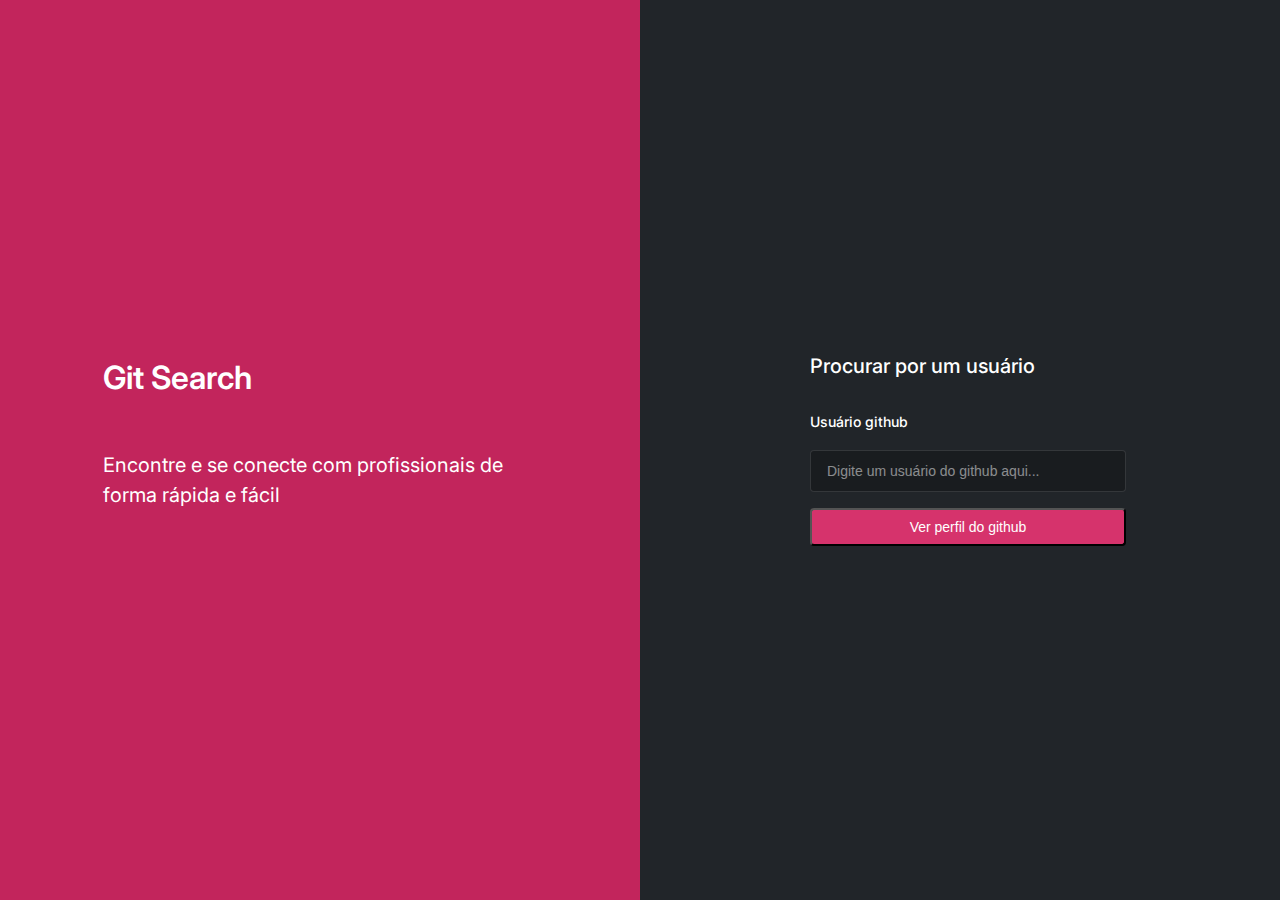
<file: index.html>
<!DOCTYPE html>
<html lang="en">
  <head>
    <meta charset="UTF-8" />
    <meta http-equiv="X-UA-Compatible" content="IE=edge" />
    <meta name="viewport" content="width=device-width, initial-scale=1.0" />

    <!-- FONTES -->
    <link rel="preconnect" href="https://fonts.googleapis.com" />
    <link rel="preconnect" href="https://fonts.gstatic.com" crossorigin />
    <link
      href="https://fonts.googleapis.com/css2?family=Inter:wght@100;200;300;400;500;600;700;800;900&display=swap"
      rel="stylesheet"
    />
    <link rel="stylesheet" href="./src/styles/reset.css" />
    <link rel="stylesheet" href="./src/styles/globalStyles.css" />
    <link rel="stylesheet" href="./src/styles/home.css" />
    <title>Git Search</title>
  </head>
  <body>
    <main class="main__container">
      <section class="introduction-section__container">
        <div class="left-container">
          <h1>Git Search</h1>
          <p>Encontre e se conecte com profissionais de forma rápida e fácil</p>
        </div>
      </section>
      <section class="form-section__container">
        <div class="right-container">
          <h2>Procurar por um usuário</h2>
          <form class="form__search-user">
            <label for="username">Usuário github</label>
            <input
              type="text"
              name="username"
              id="username"
              class="username-input"
              required
              placeholder="Digite um usuário do github aqui..."
            />
            <button type="submit" class="form__button">
              Ver perfil do github
            </button>
          </form>
        </div>
      </section>
    </main>
    <script type="module" src="./src/scripts/index.js"></script>
  </body>
</html>
</file>
<file: src/styles/globalStyles.css>
:root {
  --color-brand-1: #c2255c;
  --color-brand-2: #d6336c;
  --color-grey-1: #191c1f;
  --color-grey-2: #212529;
  --color-grey-3: #33363a;
  --color-grey-4: #373b3e;
  --color-grey-6: #a6a8a9;
  --color-grey-7: #ffffff;
  --color-alert: #c22554;
  --font-primary: "Inter", sans-serif;

  --font-size-1: 2rem;
  --font-size-2: 1.5rem;
  --font-size-3: 1.25rem;
  --font-size-4: 0.875rem;

  --font-weigth-1: 600;
  --font-weigth-2: 500;
  --font-weigth-3: 400;

  --radius-1: 0.25rem;
  --radius-2: 0.5rem;

  --boder-1: 1px solid #ffffff1f;

  --padding-1: 0.625rem, 5.8125rem, 0.625rem, 5.8125rem;
}

body {
  height: 100vh;
  width: 100vw;
  padding: 0;
  margin: 0 auto;
  box-sizing: border-box;
  font-family: "Inter", sans-serif;
  line-height: 150%;
  overflow: hidden;
}
</file>
<file: src/styles/home.css>
.main__container {
  height: 100%;
  width: 100%;
  display: flex;
  justify-content: space-between;
  align-items: center;
}

.introduction-section__container {
  height: 100%;
  width: 50%;
  display: flex;
  flex-direction: column;
  justify-content: center;
  align-items: center;
  background-color: var(--color-brand-1);
}

.left-container {
  display: flex;
  flex-direction: column;
  gap: 3rem;
  width: 450px;
}

.left-container > h1 {
  font-size: var(--font-size-1);
  font-weight: var(--font-weigth-1);
  color: var(--color-grey-7);
  line-height: 150%;
}

.left-container > p {
  font-size: var(--font-size-3);
  font-weight: var(--font-weigth-3);
  color: var(--color-grey-7);
  line-height: 150%;
}

.form-section__container {
  height: 100%;
  width: 50%;
  display: flex;
  flex-direction: column;
  justify-content: center;
  align-items: center;
  background-color: var(--color-grey-2);
}

.right-container {
  display: flex;
  flex-direction: column;
}

.right-container > h2 {
  font-size: var(--font-size-3);
  font-weight: var(--font-weigth-2);
  color: var(--color-grey-7);
  margin-bottom: 2rem;
}

.form__search-user {
  display: flex;
  flex-direction: column;
  gap: 1rem;
  width: 316px;
}

.form__search-user > label {
  font-size: var(--font-size-4);
  font-weight: var(--font-weigth-2);
  color: var(--color-grey-7);
}

.username-input {
  height: 38px;
  border-radius: var(--radius-1);
  outline: none;
  background-color: var(--color-grey-1);
  padding-inline: 1rem;
  color: var(--color-grey-7);
  border: 1px solid rgba(255, 255, 255, 0.12);
  transition: 0.3s;
}

.username-input:focus {
  border: 1px solid var(--color-brand-2);
}

.username-input::placeholder {
  font-size: var(--font-size-4);
  font-weight: var(--font-weigth-3);
  color: #ffffff80;
}

.form__button {
  height: 38px;
  font-size: var(--font-size-4);
  font-weight: var(--font-weigth-2);
  background-color: var(--color-brand-2);
  color: var(--color-grey-7);
  padding: var(--padding-1);
  border-radius: var(--radius-1);
  cursor: pointer;
  transition: 0.5s;
}

.form__button:hover {
  background-color: var(--color-brand-1);
}

@media (min-width: 480px) and (max-width: 767px) {
  .main__container {
    flex-direction: column;
  }

  .introduction-section__container {
    height: 50%;
    width: 100%;
  }

  .form-section__container {
    height: 50%;
    width: 100%;
  }

  .left-container {
    justify-content: center;
    align-items: center;
  }

  .right-container {
    width: 100%;
    display: flex;
    justify-content: center;
    align-items: center;
  }
}

@media (min-width: 768px) and (max-width: 1023px) {
  .main__container {
    flex-direction: row;
  }

  .introduction-section__container {
    height: 100%;
    width: 50%;
  }

  .form-section__container {
    height: 100%;
    width: 50%;
    padding-left: 0px;
  }

  .left-container {
    justify-content: flex-start;
    align-items: center;
    width: 90%;
    height: 192px;
    padding: 0 1rem;
  }

  .right-container {
    width: 100%;
    display: flex;
    justify-content: center;
    align-items: center;
  }
}

@media (min-width: 1024px) and (max-width: 1439px) {
  .form-section__container,
  .introduction-section__container {
    justify-content: center;
    align-items: center;
    padding-left: 1rem;
  }

  .left-container {
    height: 192px;
  }
}
</file>
